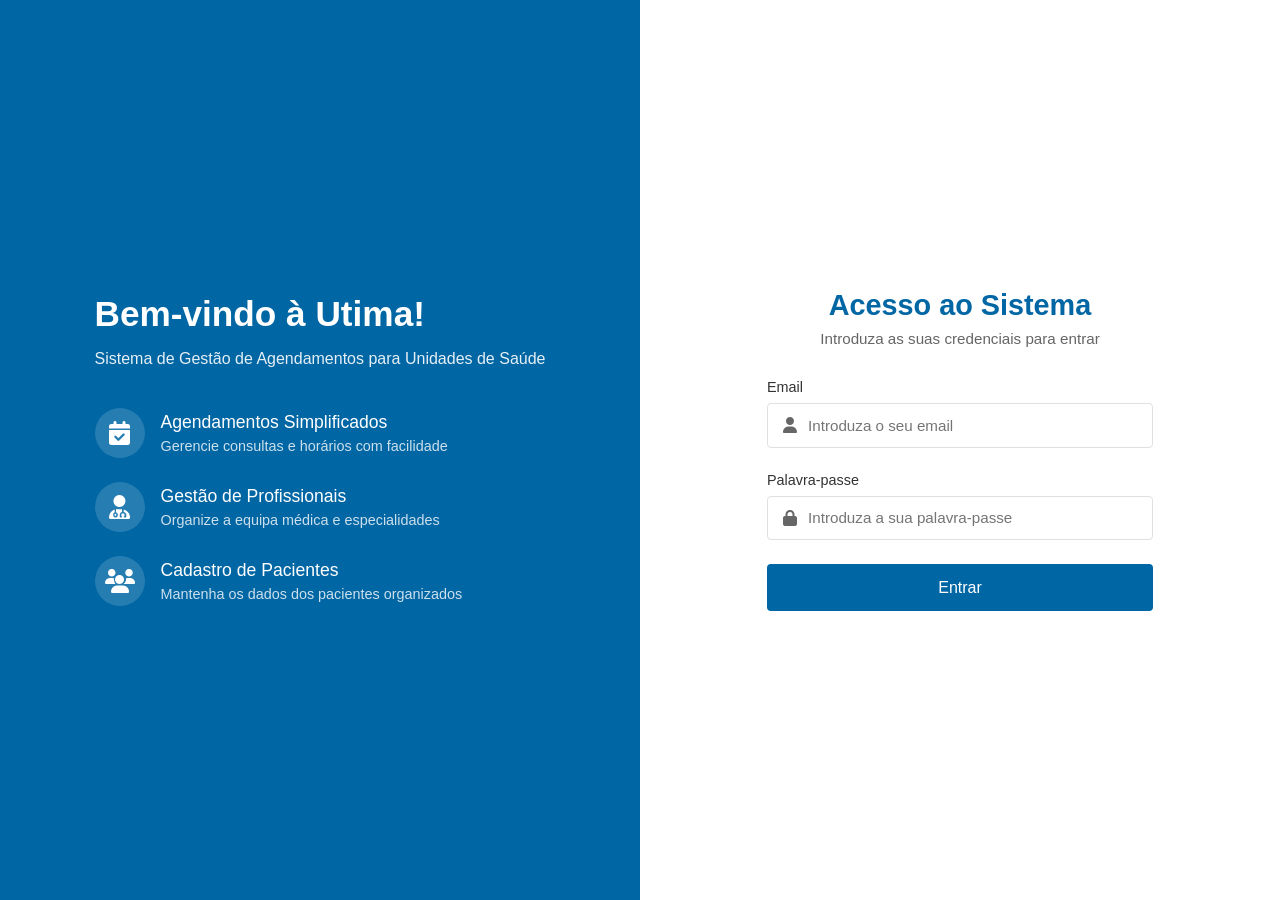
<file: Frontend/pages/admin/login.html>
<!doctype html>
<html lang="pt">
  <head>
    <meta charset="UTF-8" />
    <meta name="viewport" content="width=device-width, initial-scale=1.0" />
    <link rel="icon" type="image/png" href="../../assets/images/utimaIcon.png" />
    <link
      rel="stylesheet"
      href="../../assets/images/icons/fontawesome-free-6.7.2-web/css/all.min.css" />
    <link rel="stylesheet" href="../../assets/css/styles/adminLoginStyle.css" />
    <title>Entrar - Utima</title>
  </head>
  <body>
    <div class="login-container">
      <div class="login-left">
        <div class="login-content">
          <h1>Bem-vindo à Utima!</h1>
          <p class="login-subtitle">Sistema de Gestão de Agendamentos para Unidades de Saúde</p>

          <div class="login-features">
            <div class="feature-item">
              <div class="feature-icon">
                <i class="fas fa-calendar-check"></i>
              </div>
              <div class="feature-text">
                <h3>Agendamentos Simplificados</h3>
                <p>Gerencie consultas e horários com facilidade</p>
              </div>
            </div>

            <div class="feature-item">
              <div class="feature-icon">
                <i class="fas fa-user-md"></i>
              </div>
              <div class="feature-text">
                <h3>Gestão de Profissionais</h3>
                <p>Organize a equipa médica e especialidades</p>
              </div>
            </div>

            <div class="feature-item">
              <div class="feature-icon">
                <i class="fas fa-users"></i>
              </div>
              <div class="feature-text">
                <h3>Cadastro de Pacientes</h3>
                <p>Mantenha os dados dos pacientes organizados</p>
              </div>
            </div>
          </div>
        </div>
      </div>

      <div class="login-right">
        <div class="login-form-container">
          <div class="login-form-header">
            <h2>Acesso ao Sistema</h2>
            <p>Introduza as suas credenciais para entrar</p>
          </div>

          <form class="login-form">
            <div class="form-group">
              <label for="username">Email</label>
              <div class="input-with-icon">
                <i class="fas fa-user"></i>
                <input
                  type="text"
                  id="username"
                  placeholder="Introduza o seu email"
                  autocomplete="off"
                  required />
              </div>
            </div>

            <div class="form-group">
              <label for="password">Palavra-passe</label>
              <div class="input-with-icon">
                <i class="fas fa-lock"></i>
                <input
                  type="password"
                  id="password"
                  placeholder="Introduza a sua palavra-passe"
                  autocomplete="off"
                  required />
              </div>
            </div>

            <button type="submit" class="login-button">Entrar</button>
          </form>
        </div>
      </div>
    </div>
  </body>
</html>
</file>
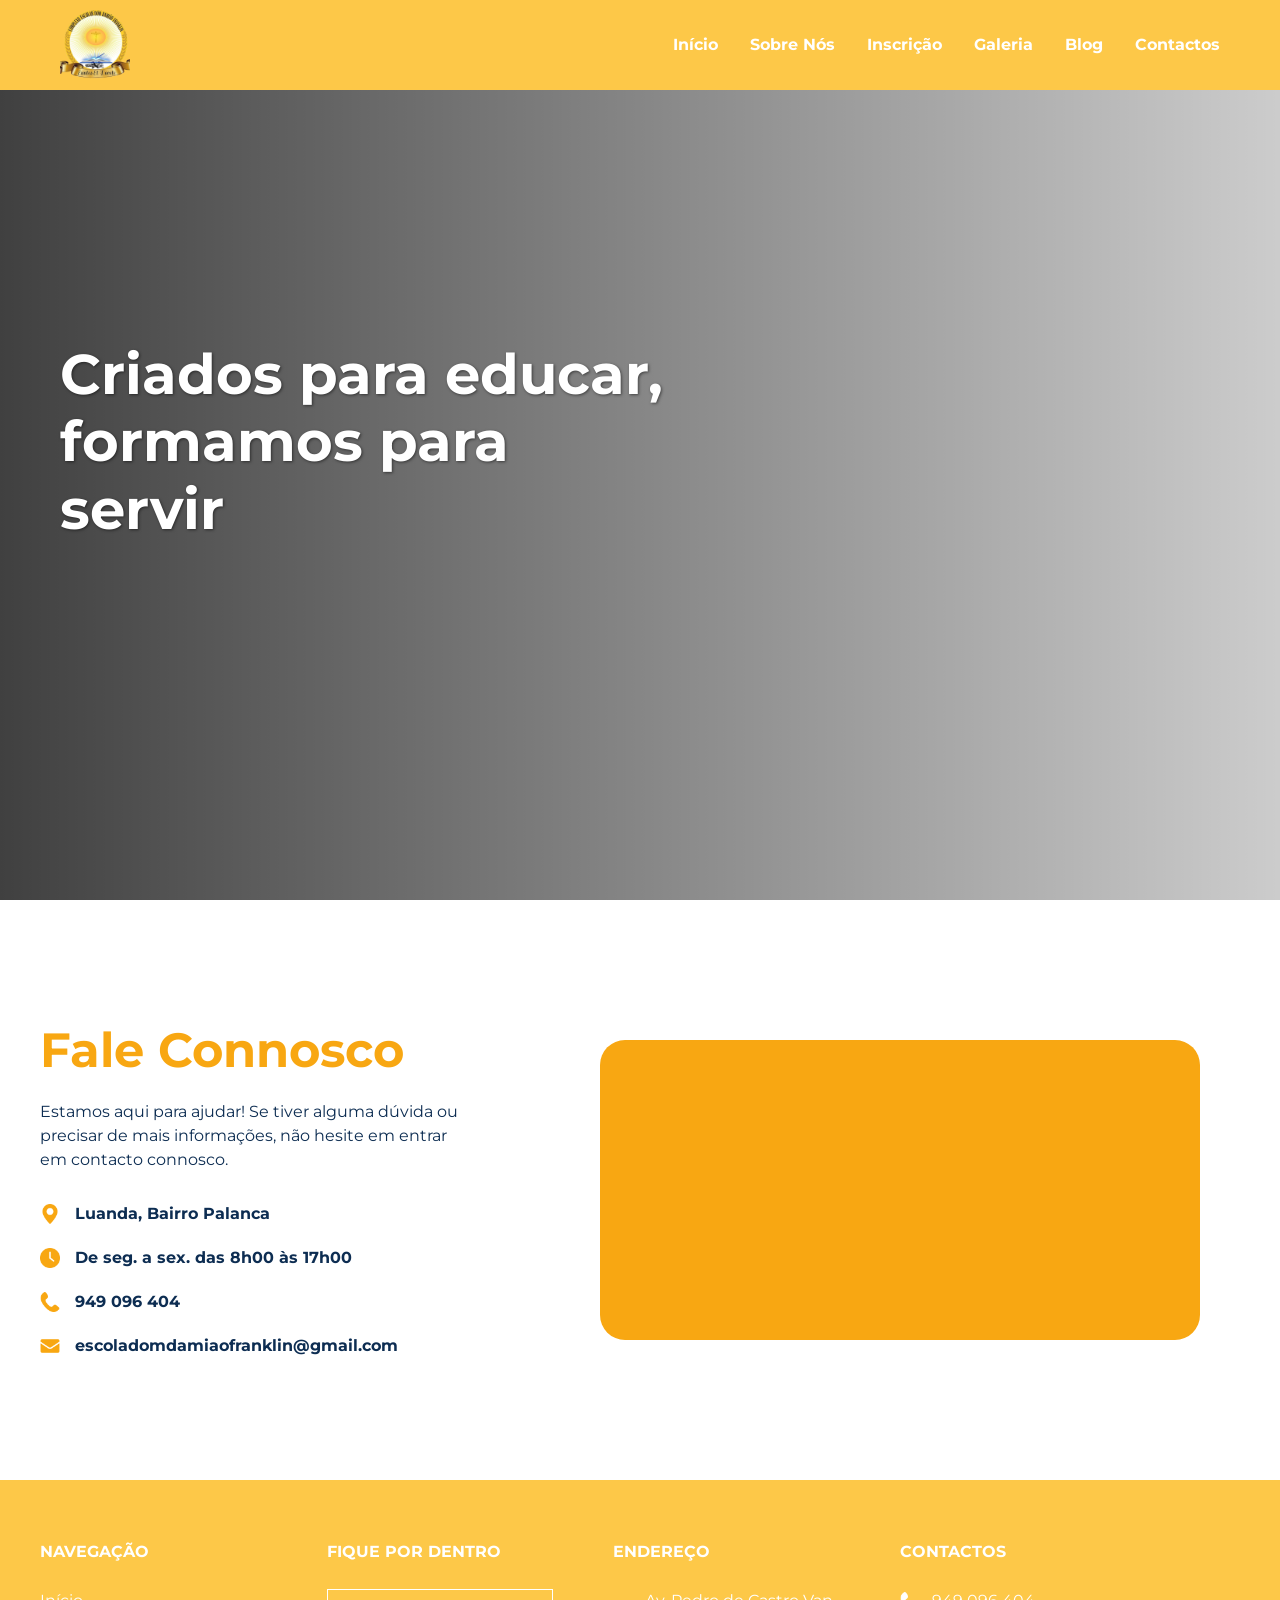
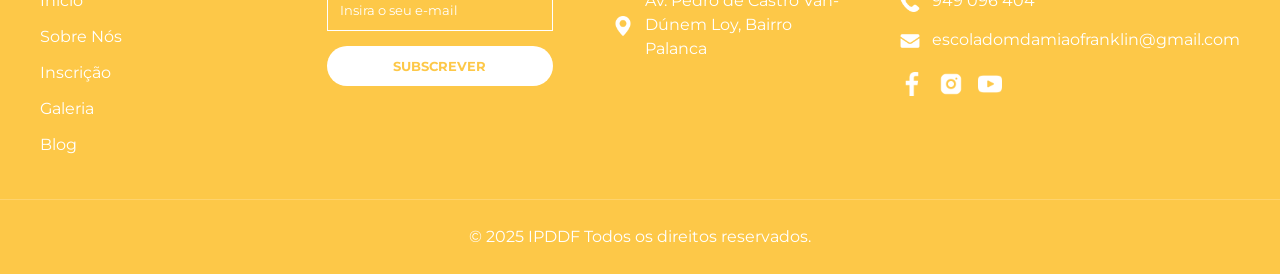
<file: Frontend/pages/user/contact.html>
<!doctype html>
<html lang="pt">
  <head>
    <meta charset="UTF-8" />
    <meta name="viewport" content="width=device-width, initial-scale=1.0" />
    <title>IPDDF – Instituto Politécnico Dom Damião Franklin</title>
    <link rel="icon" href="../../assets/images/icons/favicon.ico" type="image/x-icon" />
    <link rel="stylesheet" href="../../assets/css/styles/main.css" />
  </head>
  <body class="pagina-contacto">
    <header>
      <img src="../../assets/images/logo.svg" alt="logo do IPDDF" class="logo" />
      <nav>
        <ul>
          <li><a href="#">Início</a></li>
          <li><a href="#">Sobre Nós</a></li>
          <li><a href="#">Inscrição</a></li>
          <li><a href="#">Galeria</a></li>
          <li><a href="#">Blog</a></li>
          <li><a href="#">Contactos</a></li>
        </ul>
      </nav>
    </header>
    <section class="hero">
      <div class="hero-content">
        <h1>Criados para educar, formamos para servir</h1>
        
        <div>
        </div>
      </div>
    </section>

    <section class="visit-section">
      <div class="container visit-container">
        <div class="visit-content">
          <h2 class="visit-title">Fale Connosco</h2>
          <p class="visit-description">Estamos aqui para ajudar! Se tiver alguma dúvida ou precisar de mais informações, não hesite em entrar em contacto connosco.
          </p>

    <div class="visit-contact-list">
        <div class="contact-item">
            <img src="../../assets/images/icons/pin.svg" alt="Ícone de localização" class="contact-icon">
            <span>Luanda, Bairro Palanca</span>
        </div>

        <div class="contact-item">
             <img src="../../assets/images/icons/watch.svg" alt="Ícone de relógio" class="contact-icon">
            <span>De seg. a sex. das 8h00 às 17h00</span>
        </div>

        <div class="contact-item">
            <img src="../../assets/images/icons/phone.svg" alt="Ícone de telefone" class="contact-icon">
            <span>949 096 404</span>
        </div>

        <div class="contact-item">
            <img src="../../assets/images/icons/mail.svg" alt="Ícone de email" class="contact-icon">
            <span>escoladomdamiaofranklin@gmail.com</span>
        </div>
    </div>


        </div>
        <div class="map">
          <iframe src="https://www.google.com/maps/embed?pb=!1m18!1m12!1m3!1d3942.2518480532513!2d13.2822879!3d-8.8561295!2m3!1f0!2f0!3f0!3m2!1i1024!2i768!4f13.1!3m3!1m2!1s0x1a51f17ccf6bd1db%3A0xecc4d26652142421!2sInstituto%20Polit%C3%A9cnico%20Dom%20Dami%C3%A3o%20Franklin%20N%C2%BA8028!5e0!3m2!1spt-PT!2sao!4v1754279055035!5m2!1spt-PT!2sao" style="border:0;" allowfullscreen="" loading="lazy" referrerpolicy="no-referrer-when-downgrade"></iframe>
           <div class="sobprosicao"></div> 
        </div>
      </div>
    </section>
   <footer>
        <div class="footer-grid">
          <div class="footer-col">
            <h4>NAVEGAÇÃO</h4>
            <ul>
              <li><a href="#">Início</a></li>
              <li><a href="#">Sobre Nós</a></li>
              <li><a href="#">Inscrição</a></li>
              <li><a href="#">Galeria</a></li>
              <li><a href="#">Blog</a></li>
            </ul>
          </div>
          <div class="footer-col">
            <h4>FIQUE POR DENTRO</h4>
            <form class="newsletter-form">
              <input type="email" placeholder="Insira o seu e-mail" autocomplete="off"/>
              <button type="submit">SUBSCREVER</button>
            </form>
          </div>
            <div class="footer-col">
                <h4>ENDEREÇO</h4>
                <div class="footer-contact-item">
                    <img src="../../assets/images/icons/pin-white.svg" alt="Ícone de localização" class="contact-icon">
                    <a href="https://www.google.com/maps/dir//Luanda/@-8.8561205,13.199886,12z/data=!4m8!4m7!1m0!1m5!1m1!1s0x1a51f17ccf6bd1db:0xecc4d26652142421!2m2!1d13.282289!2d-8.8561665?entry=ttu&g_ep=EgoyMDI1MDczMC4wIKXMDSoASAFQAw%3D%3D" target="_blank" rel="noopener noreferrer" aria-label="Abrir localização no Google Maps">Av. Pedro de Castro Van-Dúnem Loy, Bairro Palanca</a>
                </div>
            </div>
                      <div class="footer-col">
                <h4>CONTACTOS</h4>
                <div class="footer-contact-item">
                     <img src="../../assets/images/icons/phone-white.svg" alt="Ícone de telefone" class="contact-icon">
                    <a href="tel:+244949096404">949 096 404</a>
                </div>
                <div class="footer-contact-item">
                    <img src="../../assets/images/icons/mail-white.svg" alt="Ícone de email" class="contact-icon">
                    <a href="mailto:escoladomdamiaofranklin@gmail.com">escoladomdamiaofranklin@gmail.com</a>
                </div>
                <div class="social-icons">
                    <a href="https://www.facebook.com/p/Instituto-Politécnico-Dom-Damião-Franklin-Nº-8028-100042176987092" target="_blank"
   rel="noopener noreferrer" aria-label="Visitar nossa página no Facebook"><img src="../../assets/images/icons/facebook.svg" alt="Ícone do facebook"></a>
                    <a href="https://www.instagram.com/institutopolitecnicodd/" aria-label="Instagram"><img src="../../assets/images/icons/instagram.svg" alt="Ícone do instagram" target="_blank"
   rel="noopener noreferrer" aria-label="Visitar nosso perfil no Instagram"></a>
                    <a href="https://www.youtube.com/@IPDDF/featured" aria-label="YouTube" target="_blank"
   rel="noopener noreferrer" aria-label="Visitar nosso canal no YouTube"><img src="../../assets/images/icons/youtube.svg" alt="Ícone do youtube"></a>
                </div>
            </div>
        </div>
      </div>
      <div class="footer-bottom">
        <p>&copy; 2025 IPDDF Todos os direitos reservados.</p>
</file>
<file: Frontend/assets/css/styles/adminLoginStyle.css>
@import url('../fonts/fonts.css');

* {
  margin: 0;
  padding: 0;
  box-sizing: border-box;
  font-family: 'Poppins', Tahoma, Geneva, sans-serif;
}

:root {
  --primary-color: #0066a4;
  --secondary-color: #f2b705;
  --text-color: #333;
  --light-bg: #f5f5f5;
  --white: #ffffff;
  --gray: #e0e0e0;
  --dark-gray: #666;
  --shadow: 0 2px 10px rgba(0, 0, 0, 0.1);
  --border-radius: 4px;
  --transition: all 0.3s ease;
}

body {
  height: 100vh;
  width: 100vw;
  overflow: hidden;
  background-color: #f5f7fa;
}

.login-container {
  display: flex;
  height: 100vh;
  width: 100%;
}

.login-left {
  flex: 1;
  background-color: var(--primary-color);
  color: white;
  display: flex;
  align-items: center;
  justify-content: center;
  padding: 2rem;
  position: relative;
  overflow: hidden;
}

.login-left::before {
  content: '';
  position: absolute;
  top: 0;
  left: 0;
  width: 100%;
  height: 100%;
  background: linear-gradient(135deg, rgba(0, 102, 164, 0.8), rgba(0, 102, 164, 0.9) 100%);
  z-index: 1;
}

.login-content {
  position: relative;
  z-index: 2;
  max-width: 500px;
}

.login-left h1 {
  font-size: 2.2rem;
  margin-bottom: 1rem;
  font-weight: 600;
}

.login-subtitle {
  font-size: 1rem;
  margin-bottom: 2.5rem;
  opacity: 0.9;
}

.login-features {
  display: flex;
  flex-direction: column;
  gap: 1.5rem;
}

.feature-item {
  display: flex;
  align-items: center;
  gap: 1rem;
}

.feature-icon {
  width: 50px;
  height: 50px;
  background-color: rgba(255, 255, 255, 0.15);
  border-radius: 50%;
  display: flex;
  align-items: center;
  justify-content: center;
  font-size: 1.5rem;
}

.feature-text h3 {
  font-size: 1.1rem;
  margin-bottom: 0.3rem;
  font-weight: 500;
}

.feature-text p {
  font-size: 0.9rem;
  opacity: 0.8;
}

.login-right {
  flex: 1;
  background-color: var(--white);
  display: flex;
  align-items: center;
  justify-content: center;
  padding: 2rem;
}

.login-form-container {
  width: 100%;
  max-width: 450px;
  padding: 2rem;
}

.login-form-header {
  text-align: center;
  margin-bottom: 2rem;
}

.login-form-header h2 {
  font-size: 1.8rem;
  color: var(--primary-color);
  margin-bottom: 0.5rem;
}

.login-form-header p {
  color: var(--dark-gray);
  font-size: 0.95rem;
}

.login-form {
  display: flex;
  flex-direction: column;
  gap: 1.5rem;
}

.form-group {
  display: flex;
  flex-direction: column;
  gap: 0.5rem;
}

.form-group label {
  font-size: 0.9rem;
  font-weight: 500;
  color: var(--text-color);
}

.input-with-icon {
  position: relative;
  display: flex;
  align-items: center;
}

.input-with-icon i {
  position: absolute;
  left: 1rem;
  color: var(--dark-gray);
}

.input-with-icon input {
  width: 100%;
  padding: 0.8rem 1rem 0.8rem 2.5rem;
  border: 1px solid var(--gray);
  border-radius: var(--border-radius);
  font-size: 0.95rem;
  transition: var(--transition);
}

.input-with-icon input:focus {
  border-color: var(--primary-color);
  outline: none;
}

.toggle-password {
  position: absolute;
  right: 1rem;
  background: none;
  border: none;
  color: var(--dark-gray);
  cursor: pointer;
}

.form-options {
  display: flex;
  justify-content: space-between;
  align-items: center;
  font-size: 0.85rem;
}

.remember-me {
  display: flex;
  align-items: center;
  gap: 0.5rem;
}

.forgot-password {
  color: var(--primary-color);
  text-decoration: none;
  transition: var(--transition);
}

.forgot-password:hover {
  text-decoration: underline;
}

.login-button {
  background-color: var(--primary-color);
  color: white;
  border: none;
  padding: 0.9rem;
  border-radius: var(--border-radius);
  font-size: 1rem;
  font-weight: 500;
  cursor: pointer;
  transition: var(--transition);
}

.login-button:hover {
  background-color: #005085;
}

/* Responsividade */
@media (max-width: 992px) {
  .login-container {
    display: flex;
    align-items: center;
    background-color: white;
  }

  .login-left {
    display: none;
  }

  .login-right {
    padding: 2rem;
  }

  .login-content {
    text-align: center;
  }
}

@media (max-width: 576px) {
  .login-form-container {
    padding: 1.5rem 1rem;
  }

  .form-options {
    flex-direction: column;
    gap: 1rem;
    align-items: flex-start;
  }

  .login-left {
    padding: 1.5rem;
  }

  .login-left h1 {
    font-size: 1.8rem;
  }

  .login-features {
    display: none;
  }
}
</file>
<file: Frontend/assets/css/styles/main.css>
@import url("./variables.css");

* {
  margin: 0;
  padding: 0;
  box-sizing: border-box;
  font-family: var(--font-main);
}

body {
  height: 100dvh;
  line-height: 1.5;
}

@keyframes fadeInUp {
  from {
    opacity: 0;
    transform: translateY(40px);
  }
  to {
    opacity: 1;
    transform: translateY(0);
  }
}

.animate-fade-in-up {
  animation: fadeInUp 0.8s ease forwards;
  opacity: 0;
}

.delay-1 {
  animation-delay: 0.1s;
}
.delay-2 {
  animation-delay: 0.3s;
}
.delay-3 {
  animation-delay: 0.5s;
}
.delay-4 {
  animation-delay: 0.7s;
}
.delay-5 {
  animation-delay: 0.9s;
}

header {
  background-color: var(--color-primary-light);
  min-height: 90px;
  padding: 10px 60px;
  display: flex;
  justify-content: space-between;
  align-items: center;
  position: fixed;
  width: 100%;
  top: 0;
  left: 0;
  z-index: 10;
}

.logo {
  height: 70px;
  width: auto;
  user-select: none;
}

nav ul {
  display: flex;
  list-style: none;
}

nav li {
  margin-left: 2rem;
}

nav a {
  color: var(--color-bg-light);
  position: relative;
  text-decoration: none;
  font-size: clamp(1rem, 1dvw, 1.2rem);
  font-weight: 700;
  transition: color 0.3s ease;
  user-select: none;
}

nav a::after {
  content: "";
  position: absolute;
  left: 0;
  bottom: -4px;
  width: 0%;
  height: 3px;
  background-color: var(--color-bg-light);
}

nav a:hover::after {
  width: 100%;
 
  
}

.hero {
  background-image: linear-gradient(
      90deg,
      rgba(0, 0, 0, 0.75) 0%,
      rgba(0, 0, 0, 0.2) 100%
    ),
    url("https://images.pexels.com/photos/1181233/pexels-photo-1181233.jpeg");
  background-size: cover;
  background-position: center;
  height: 100dvh;
  display: flex;
  align-items: center;
  color: var(--color-bg-light);
  padding: 0 60px;
  box-sizing: border-box;
}

.hero-content {
  max-width: 626px;
  margin: 0;
  text-align: left;
}

.hero h1 {
  font-size: var(--font-size-hero);
  font-weight: 700;
  margin-bottom: 1rem;
  line-height: 1.2;
  text-shadow: 1px 1px 3px rgba(0, 0, 0, 0.5);
}

.hero p {
  font-size: var(--font-size-rg);
  line-height: 1.5;
  color: var(--color-bg-light);
  margin-bottom: 2rem;
}

.btn .arrow-icon {
  height: 20px;
  user-select: none;
}

.btn {
  display: inline-flex;
  align-items: center;
  justify-content: center;
  gap: 8px;
  background-color: var(--color-primary);
  color: var(--color-bg-light);
  padding: 12px 26px;
  border-radius: 50px;
  text-decoration: none;
  font-weight: 600;
  transition: background-color 0.3s ease;
  margin: 0;
  user-select: none;
  position: relative;
  box-shadow: 1px 1px 3px rgba(0, 0, 0, 0.5);
}

::selection {
  background-color: var(--color-primary-light);
  color: var(--color-bg-light);
}

.about-us {
  padding: 80px 0px;
  background-color: var(--color-bg-light);
  text-align: center;
}

.container {
  max-width: 1200px;
  margin: 0 auto;
}

.section-title {
  font-size: var(--font-size-title);
  font-weight: 700;
  color: var(--color-primary);
  margin-bottom: 60px;
}

.about-grid {
  display: grid;
  grid-template-columns: repeat(3, 1fr);
  gap: 40px;
}

.about-card {
  padding: 20px;
}

.about-icon {
  height: 60px;
  margin-bottom: 20px;
  user-select: none;
}

.about-subtitle {
  font-size: var(--font-size-xxl);
  font-weight: 600;
  color: var(--color-secondary);
  margin-bottom: 15px;
}

.about-text {
  font-size: var(--font-size-rg);
  color: var(--color-secondary-light);
  line-height: 1.5;
}

.courses-section {
  padding: 80px 0;
  background-color: var(--color-bg-grey);
}

.courses-section .section-title {
  text-align: center;
  margin-bottom: 60px;
}

.courses-grid {
  display: grid;
  grid-template-columns: repeat(3, 1fr);
  gap: 30px;
}

.course-card {
  border-radius: 24px;
  height: 527px;
  overflow: hidden;
  background-color: var(--color-bg-light);
  box-shadow: 0 8px 24px rgba(0, 0, 0, 0.05);
  display: flex;
  flex-direction: column;
}

.course-card-image-wrapper {
  position: relative;
  height: 276px;
  display: flex;
}

.course-card-image-wrapper img {
  width: 100%;
  height: 100%;
  object-fit: cover;
  user-select: none;
}

.course-card-image-wrapper:hover img, .image-overlay:hover {
  transform: scale(1.05);
  transition: transform 0.4s ease;
}

.image-overlay {
  position: absolute;
  top: 0;
  left: 0;
  width: 100%;
  height: 100%;
  background: linear-gradient(rgba(0, 0, 0, 0.5), rgba(0, 0, 0, 0.1));
  display: flex;
  align-items: center;
  justify-content: center;
  padding: 20px;
  box-sizing: border-box;
}

.image-overlay h3 {
  color: var(--color-bg-light);
  font-size: 1.4rem;
  font-weight: 700;
  user-select: none;
}

.course-card-info {
  padding: 30px;
  display: flex;
  flex-direction: column;
  justify-content: space-between;
  text-align: center;
  flex-grow: 1;
}

.course-card-info h4 {
  color: var(--color-primary);
  font-size: var(--font-size-xxl);
  font-weight: 600;
  margin-bottom: 0;
}

.btn-course {
  display: flex;
  align-items: center;
  justify-content: center;
  width: 100%;
  padding: 12px 20px;
  margin: 0 auto;
  background-color: var(--color-primary);
  color: var(--color-bg-light);
  border-radius: 50px;
  text-decoration: none;
  font-weight: 600;
  transition: all 0.3s ease;
  gap: 8px;
}

.btn-course .arrow-icon {
  width: 16px;
  height: 16px;
  stroke: var(--color-bg-light);
  transition: transform 0.3s ease;
}

.btn-course:hover {
  background-color: var(--color-primary-dark);
}

.carousel-nav {
  text-align: center;
  margin-top: 40px;
}

.nav-arrow {
  width: 44px;
  height: 44px;
  background-color: var(--color-primary);
  border: 1px solid #ddd;
  border-radius: 50%;
  cursor: pointer;
  margin: 0 10px;
  display: inline-flex;
  align-items: center;
  justify-content: center;
}

.nav-arrow img {
  width: 16px;
  height: 16px;
  stroke: var(--color-primary);
}


.infra-section {
  padding: 80px 0;
  background-color: var(--color-bg-light);
}

.section-header {
  display: flex;
  justify-content: space-between;
  align-items: center;
  margin-bottom: 60px;
}

.section-title-alt {
  font-size: 2.5rem;
  font-weight: 700;
  color: var(--color-primary);
}

.btn-link {
  display: inline-flex;
  align-items: center;
  gap: 8px;
  background-color: var(--color-primary);
  color: white;
  padding: 10px 20px;
  border-radius: 50px;
  text-decoration: none;
  font-weight: 600;
  transition: background-color 0.3s ease;
  user-select: none;
}

.btn-link:hover {
  background-color: var(--color-primary-dark);
}

.infra-grid {
  display: grid;
  grid-template-columns: repeat(3, 1fr);
  gap: 30px;
}

.infra-card {
  position: relative;
  border-radius: 24px;
  overflow: hidden;
  height: 450px;
  box-shadow: 0 8px 24px rgba(0, 0, 0, 0.07);
}

.infra-card img {
  width: 100%;
  height: 100%;
  object-fit: cover;
  transition: transform 0.4s ease;
  user-select: none;
}

.infra-card:hover img {
  transform: scale(1.05);
  transition: transform 0.4s ease;
}

.infra-card-overlay {
  position: absolute;
  bottom: 0;
  left: 0;
  width: 100%;
  background: linear-gradient(to top, rgba(0, 0, 0, 0.7) 0%, transparent 100%);
  padding: 40px 20px 20px 20px;
  display: flex;
  align-items: center;
  justify-content: center;
  box-sizing: border-box;
}

.infra-card-overlay h3 {
  color: var(--color-bg-light);
  font-size: 1.2rem;
  font-weight: 600;
  text-transform: uppercase;
  user-select: none;
}

.blog-section {
  padding: 80px 0;
  background-color: var(--color-bg-grey);
}

.blog-section .section-title {
  text-align: center;
  margin-bottom: 60px;
}

.blog-grid {
  display: grid;
  grid-template-columns: repeat(3, 1fr);
  gap: 30px;
}

.article-card {
  background-color: transparent;
}

.article-image-wrapper {
  border-radius: 24px;
  overflow: hidden;
  height: 250px;
  margin-bottom: 20px;
}

.article-image-wrapper img {
  width: 100%;
  height: 100%;
  object-fit: cover;
  user-select: none;
}

.article-content {
  padding: 0 10px;
}

.article-meta {
  display: flex;
  justify-content: space-between;
  font-size: var(--font-size-xs);
  color: var(--color-secondary-light);
  margin-bottom: 10px;
}

.article-divider {
  border: none;
  height: 2px;
  width: 145px;
  background-color: var(--color-primary);
  margin: 0 0 15px 0;
}

.article-title {
  font-size: var(--font-size-xl);
  font-weight: 600;
  color: var(--color-secondary);
  line-height: 1.4;
  margin-bottom: 60px;
  display: -webkit-box;
  -webkit-line-clamp: 3;
  line-clamp: 3;
  -webkit-box-orient: vertical;
  overflow: hidden;
  text-overflow: ellipsis;
}

.article-read-more {
  color: var(--color-primary);
  text-decoration: none;
  font-weight: 600;
  transition: color 0.3s ease;
  user-select: none;
}

.article-read-more:hover {
  color: var(--color-primary-dark);
}

.section-footer {
  text-align: center;
  margin-top: 60px;
}

.cta-section {
  padding: 80px 0;
  position: relative;
  overflow: hidden;
  background-color: var(--color-bg-light);
  background-image: url("data:image/svg+xml,%3Csvg width='800' height='400' viewBox='0 0 800 400' fill='none' xmlns='http://www.w3.org/2000/svg'%3E%3C!-- Chapéus de Formatura --%3E%3Cpath d='M50 40 L100 30 L100 40 L50 50 Z' fill='%23E3F2FD' transform='rotate(-15 50 40 )'/%3E%3Cpath d='M720 80 L770 70 L770 80 L720 90 Z' fill='%23E3F2FD' transform='rotate(20 720 80)'/%3E%3Cpath d='M120 300 L170 290 L170 300 L120 310 Z' fill='%23E3F2FD' transform='rotate(10 120 300)'/%3E%3Cpath d='M650 350 L700 340 L700 350 L650 360 Z' fill='%23E3F2FD' transform='rotate(-5 650 350)'/%3E%3C!-- Livros --%3E%3Crect x='200' y='50' width='60' height='40' fill='%23F5F1E8' rx='5' transform='rotate(25 200 50)'/%3E%3Crect x='30' y='200' width='50' height='35' fill='%23F5F1E8' rx='5' transform='rotate(-20 30 200)'/%3E%3Crect x='700' y='200' width='70' height='50' fill='%23F5F1E8' rx='5' transform='rotate(15 700 200)'/%3E%3Crect x='450' y='150' width='40' height='30' fill='%23F5F1E8' rx='5' transform='rotate(-30 450 150)'/%3E%3Crect x='300' y='320' width='55' height='40' fill='%23F5F1E8' rx='5' transform='rotate(5 300 320)'/%3E%3C/svg%3E");
  background-repeat: no-repeat;
  background-position: center center;
  background-size: cover;
}

.cta-container {
  display: grid;
  grid-template-columns: 1fr 1fr;
  align-items: center;
  gap: 60px;
}

.cta-title {
  font-size: var(--font-size-cta);
  font-weight: 700;
  color: var(--color-primary);
  line-height: 1.3;
  margin-bottom: 15px;
}

.cta-description {
  font-size: var(--font-size-md);
  color: var(--color-secondary-light);
  margin-bottom: 30px;
}

.btn-cta {
  display: inline-block;
  padding: 12px 30px;
  border: 2px solid var(--color-primary);
  border-radius: 50px;
  color: var(--color-primary);
  font-weight: 600;
  text-decoration: none;
  transition: all 0.3s ease;
  user-select: none;
}

.btn-cta:hover {
  background-color: var(--color-primary);
  color: var(--color-bg-light);
}

.cta-illustration {
  display: flex;
  justify-content: center;
  align-items: center;
}

.cta-illustration svg {
  width: 270px;
  height: auto;
  transform: rotate(15deg);
  transition: transform 0.4s ease;
  user-select: none;
}

.visit-section {
  padding: 100px 0;
  background-color: var(--color-bg-grey);
  color: var(--color-primary);
  overflow: hidden;
}

.visit-container {
  display: grid;
  grid-template-columns: repeat(2, 1fr);
  align-items: center;
  gap: 60px;
}

.visit-title {
  font-size: var(--font-size-visit);
  font-weight: 700;
  line-height: 1.2;
  margin-bottom: 20px;
  max-width: 528px;
  color: var( --color-primary);
}

.visit-description {
  font-size: var(--font-size-rg);
  line-height: 1.5;
  color: var(--color-secondary-light);
  max-width: 425px;
  margin-bottom: 15px 0 20px 0;
}
.visit-contact-list {
  margin-top: 30px;
  display: flex;
  flex-direction: column;
  gap: 20px;
}

.contact-item {
  display: flex;
  align-items: flex-start;
  gap: 15px;
  color: var(--color-secondary-light);
  font-size: var(--font-size-rg);
  font-weight: 600;
}

.contact-icon {
  width: 20px;
  height: 20px;
  margin-top: 2px;
}

.map {
  position: relative;
  width: 600px;
  height: 380px;

}

.sobprosicao {
  position: absolute;
  width: 600px;
  height: 300px;
  background-color: var(--color-primary);
  border-radius: 25px;
  z-index: 1; 
  transform: translate(-40px, 40px) ;
}

.map iframe {
  position: absolute;
  top: 0;
  left: 0;
  width: 600px;
  height: 300px;
  border-radius: 25px;
  border: none;
  z-index: 2;
}

footer{
  background-color: var(--color-primary-light);
  color: var(--color-bg-light);
  padding: 60px 0 0 0;
  overflow-x: hidden;
   font-size: var(--font-size-rg);
}

.footer-grid {
    max-width: 1200px;
    margin: 0 auto;
    display: grid;
    grid-template-columns: 1fr 1fr 1fr 1fr;
    gap: 60px;
    padding-bottom: 30px;
}

.footer-col h4 {
  font-weight: 700;
  text-transform: uppercase;
  margin-bottom: 25px; 
}

.footer-col ul {
  list-style: none;
  padding: 0;
}

.footer-col ul li {
  margin-bottom: 12px;
}

.footer-col a {
  color: var(--color-bg-light);
  text-decoration: none;
  transition: opacity 0.3s ease;
  line-height: 1.5;
  font-size: var(--font-size-rg);
  user-select: none;
}

.footer-col a:hover {
  opacity: 0.8;
}


.newsletter-form input {
  width: 100%;
  padding: 12px;
  border: 1px solid var(--color-bg-light);
  background-color: transparent;
  margin-bottom: 15px;
  color: var(--color-bg-light);
  outline: none;
}

.newsletter-form input::placeholder { color: var(--color-bg-light); }
.newsletter-form button {
  width: 100%;
  padding: 12px;
  border: none;
  border-radius: 50px;
  background-color: var(--color-bg-light);
  color: var(--color-primary-light);
  font-weight: 700;
  cursor: pointer;
  transition: background-color 0.3s ease, color 0.3s ease;
  user-select: none;
}
.newsletter-form button:hover {
  background-color: #f0f0f0;
}
.footer-contact-item {
  display: flex;  
  align-items: center;         
  gap: 12px;               
  margin-bottom: 15px;     
  line-height: 1.5;     
}
.footer-icon {
  width: 20px;
  height: 20px;
}

.social-icons {
  display: flex;
  gap: 15px;
  margin-top: 20px;
}

.social-icons a img {
  width: 24px;
  height: 24px;
  transition: opacity 0.3s ease;
}
.social-icons a:hover img {
  opacity: 0.8;
}

.footer-bottom {
  border-top: 1px solid rgba(255, 255, 255, 0.2);
  padding: 25px 0;
  text-align: center;
  user-select: none;
}
.pagina-contacto .visit-section {
  background-color: #fff; /* fundo branco */
}
</file>
